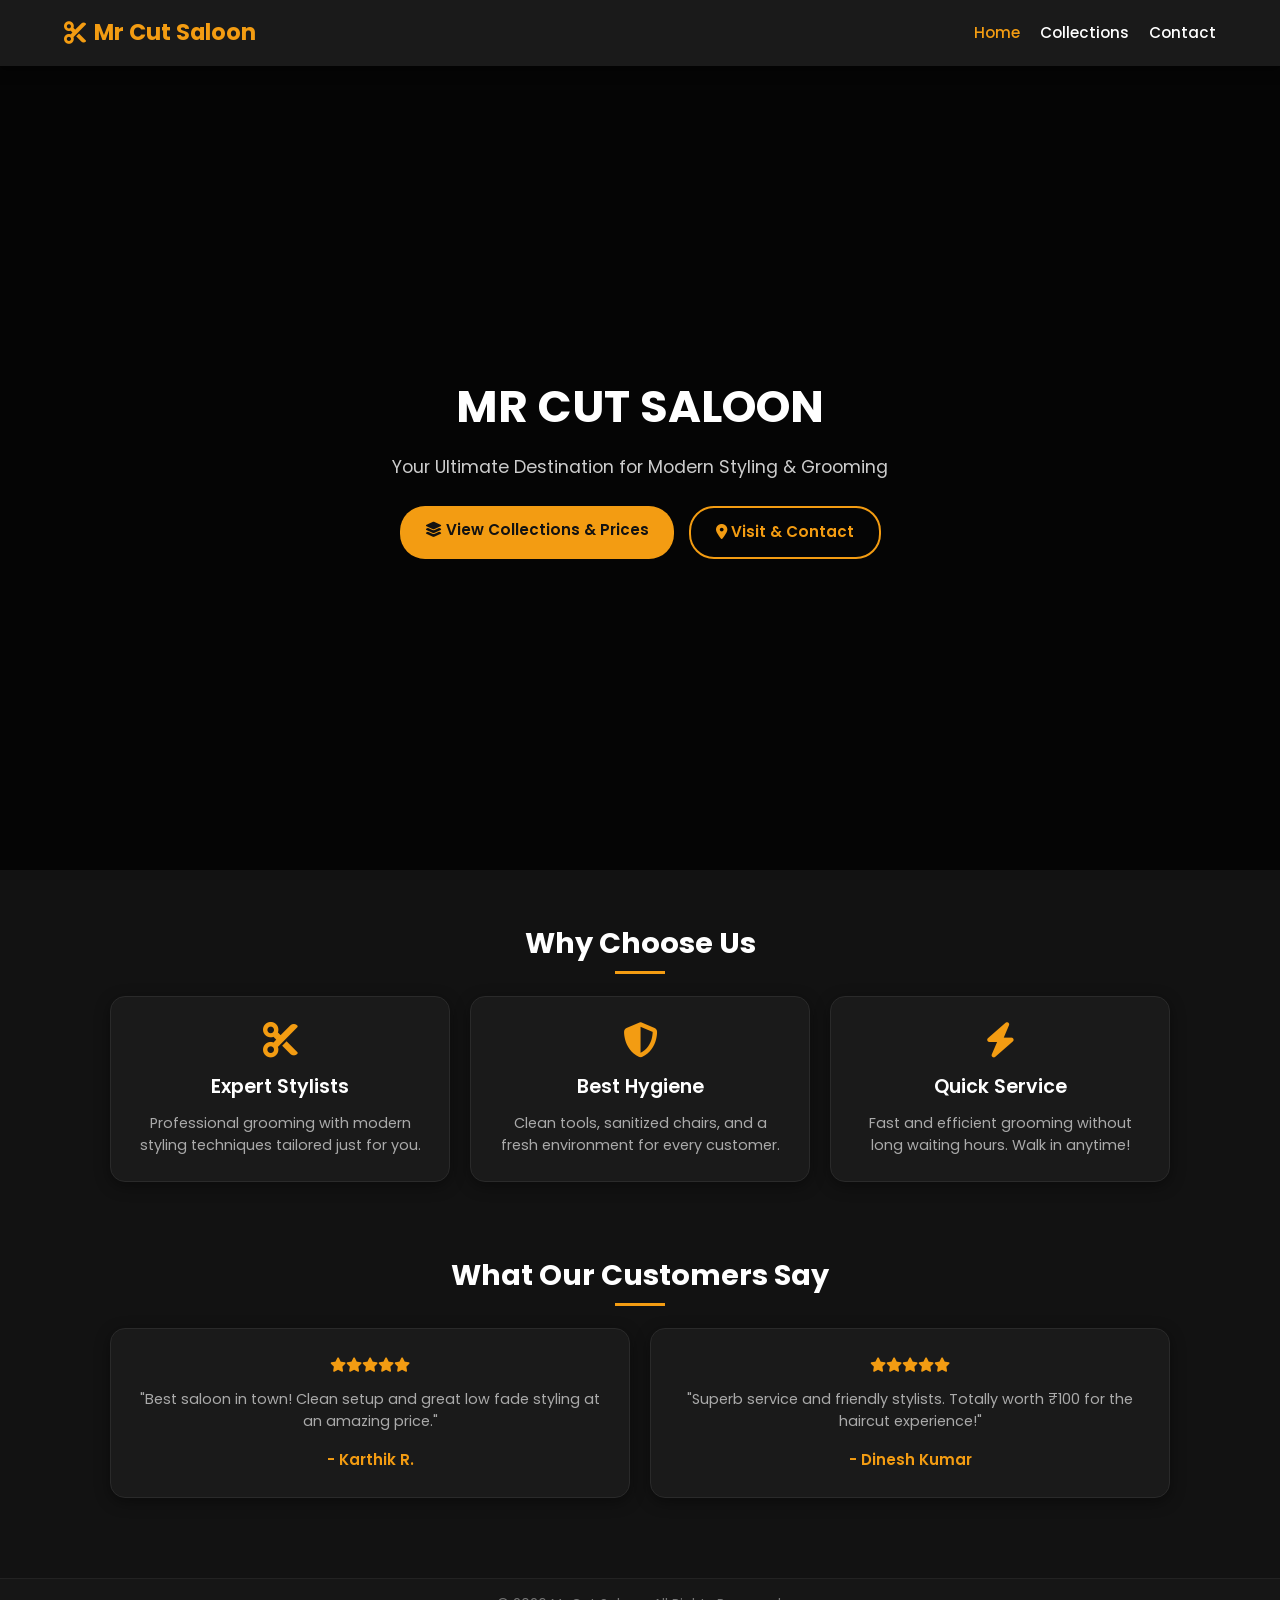
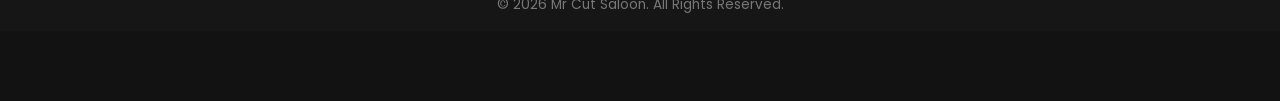
<file: index.html>
<!DOCTYPE html>
<html lang="en">
<head>
    <meta charset="UTF-8">
    <meta name="viewport" content="width=device-width, initial-scale=1.0">
    <title>Mr Cut Saloon - Home</title>
    <link href="https://fonts.googleapis.com/css2?family=Poppins:wght@300;400;500;600;700&display=swap" rel="stylesheet">
    <link rel="stylesheet" href="https://cdnjs.cloudflare.com/ajax/libs/font-awesome/6.4.0/css/all.min.css">
    <link rel="stylesheet" href="style.css">
</head>
<body>

    <header>
        <div class="logo"><i class="fa-solid fa-scissors"></i> Mr Cut Saloon</div>
        <nav class="nav-links">
            <a href="index.html" class="active">Home</a>
            <a href="collections.html">Collections</a>
            <a href="contact.html">Contact</a>
        </nav>
    </header>

    <section class="hero">
        <div class="hero-content">
            <h1>Mr Cut Saloon</h1>
            <p>Your Ultimate Destination for Modern Styling & Grooming</p>
            <div class="hero-btns">
                <a href="collections.html" class="btn primary-btn"><i class="fa-solid fa-layer-group"></i> View Collections & Prices</a>
                <a href="contact.html" class="btn secondary-btn"><i class="fa-solid fa-location-dot"></i> Visit & Contact</a>
            </div>
        </div>
    </section>

    <!-- 1. Why Choose Us Section -->
    <section class="container" style="padding-top: 50px;">
        <h2 class="section-title">Why Choose Us</h2>
        <div class="features-grid">
            <div class="feature-card">
                <i class="fa-solid fa-scissors"></i>
                <h3>Expert Stylists</h3>
                <p>Professional grooming with modern styling techniques tailored just for you.</p>
            </div>
            <div class="feature-card">
                <i class="fa-solid fa-shield-halved"></i>
                <h3>Best Hygiene</h3>
                <p>Clean tools, sanitized chairs, and a fresh environment for every customer.</p>
            </div>
            <div class="feature-card">
                <i class="fa-solid fa-bolt"></i>
                <h3>Quick Service</h3>
                <p>Fast and efficient grooming without long waiting hours. Walk in anytime!</p>
            </div>
        </div>
    </section>

    <!-- 3. Customer Reviews Section -->
    <section class="container" style="padding-top: 30px; margin-bottom: 40px;">
        <h2 class="section-title">What Our Customers Say</h2>
        <div class="reviews-grid">
            <div class="review-card">
                <div class="stars">
                    <i class="fa-solid fa-star"></i><i class="fa-solid fa-star"></i><i class="fa-solid fa-star"></i><i class="fa-solid fa-star"></i><i class="fa-solid fa-star"></i>
                </div>
                <p>"Best saloon in town! Clean setup and great low fade styling at an amazing price."</p>
                <h4>- Karthik R.</h4>
            </div>
            <div class="review-card">
                <div class="stars">
                    <i class="fa-solid fa-star"></i><i class="fa-solid fa-star"></i><i class="fa-solid fa-star"></i><i class="fa-solid fa-star"></i><i class="fa-solid fa-star"></i>
                </div>
                <p>"Superb service and friendly stylists. Totally worth ₹100 for the haircut experience!"</p>
                <h4>- Dinesh Kumar</h4>
            </div>
        </div>
    </section>

    <div class="mobile-sticky-bar">
        <a href="tel:6374950445" class="call-btn"><i class="fa-solid fa-phone"></i> Call</a>
        <a href="collections.html" class="col-btn"><i class="fa-solid fa-layer-group"></i> Collections</a>
        <a href="contact.html" class="map-btn"><i class="fa-solid fa-location-dot"></i> Contact</a>
    </div>

    <footer>
        <p>&copy; 2026 Mr Cut Saloon. All Rights Reserved.</p>
    </footer>

    <script src="script.js"></script>
</body>
</html>
</file>
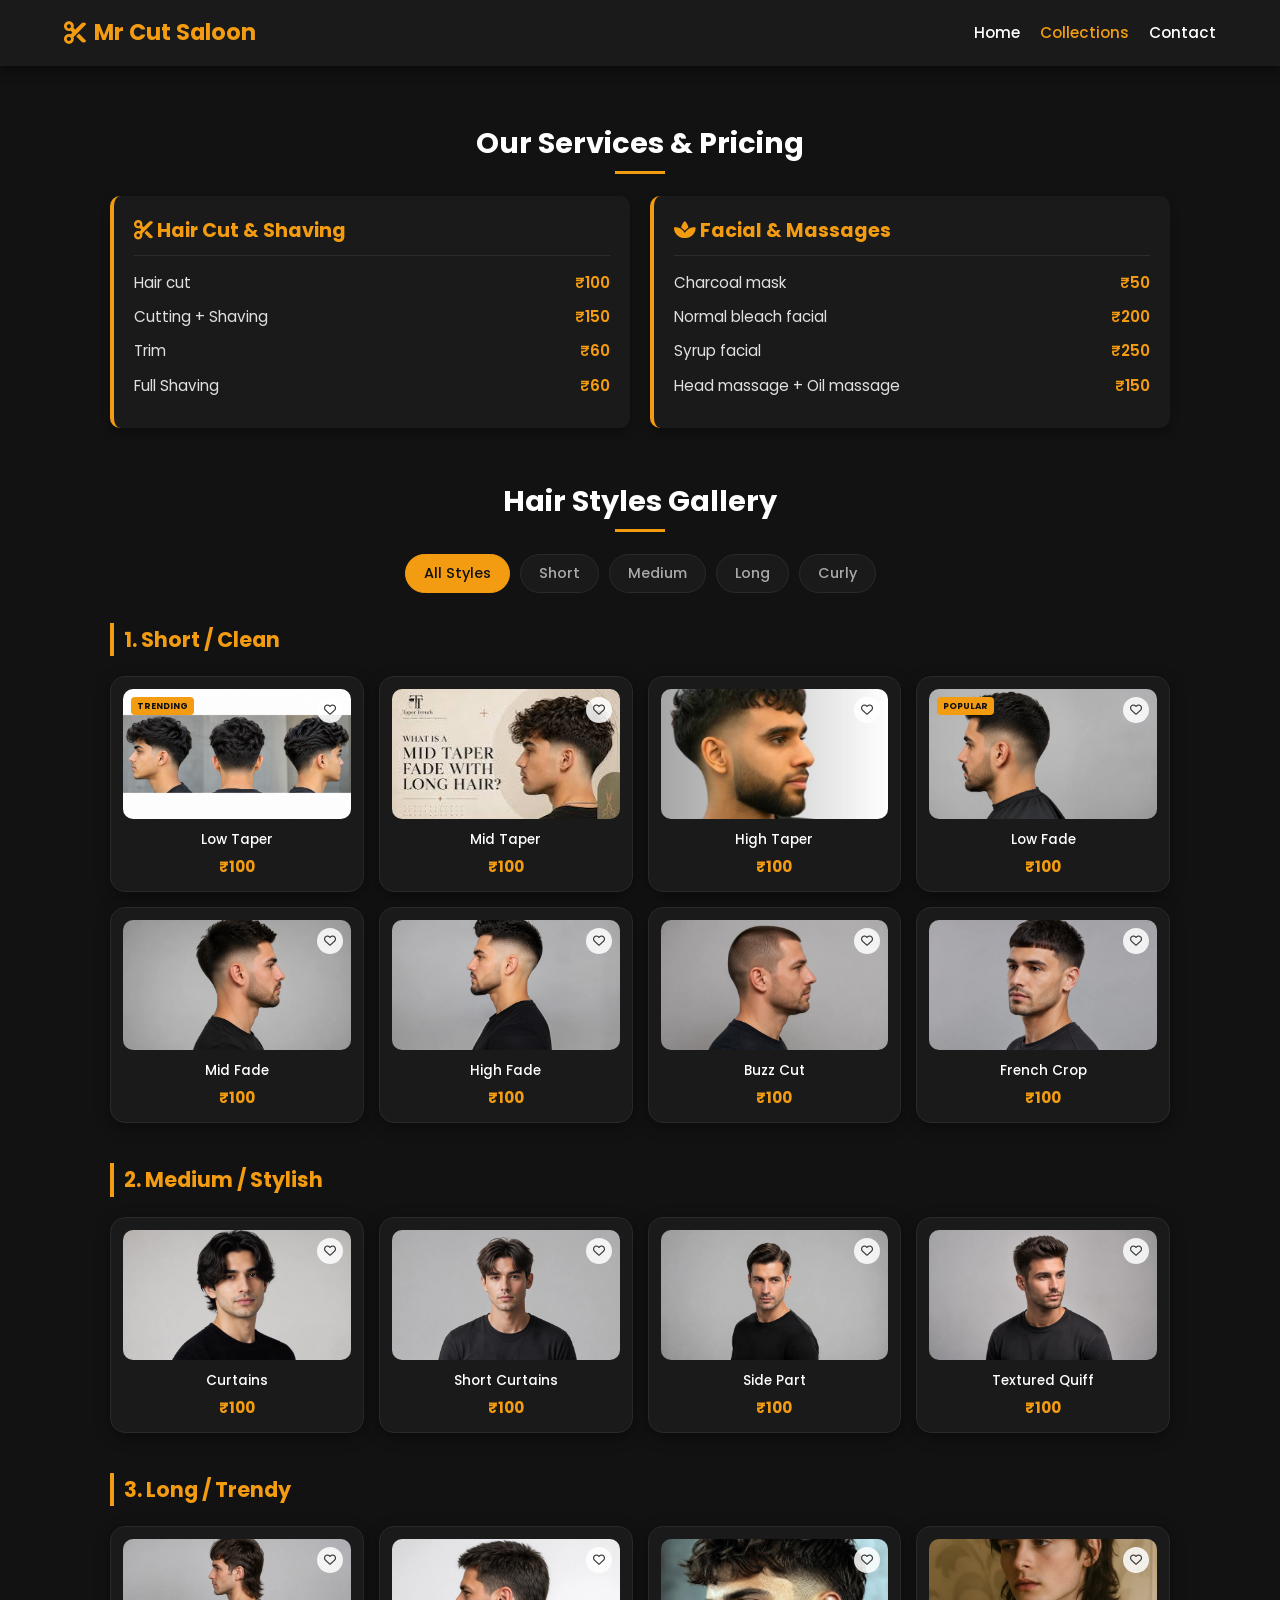
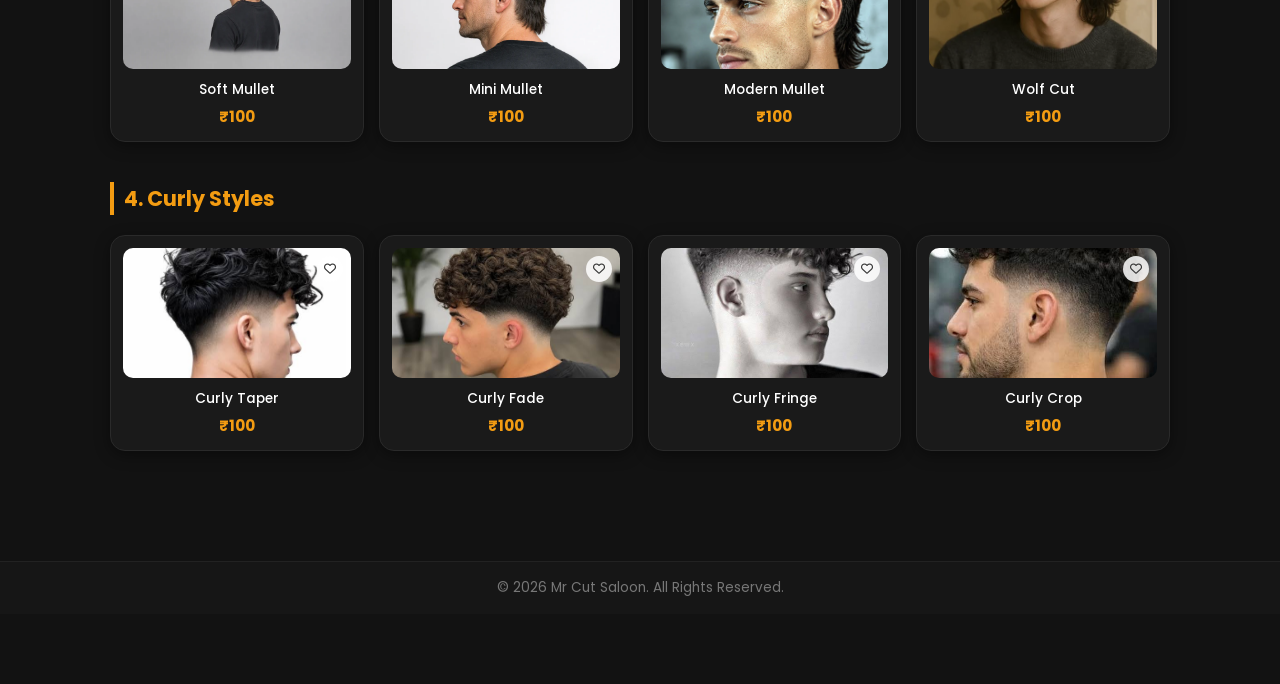
<file: collections.html>
<!DOCTYPE html>
<html lang="en">
<head>
    <meta charset="UTF-8">
    <meta name="viewport" content="width=device-width, initial-scale=1.0">
    <title>Mr Cut Saloon - Collections & Pricing</title>
    <link href="https://fonts.googleapis.com/css2?family=Poppins:wght@300;400;500;600;700&display=swap" rel="stylesheet">
    <link rel="stylesheet" href="https://cdnjs.cloudflare.com/ajax/libs/font-awesome/6.4.0/css/all.min.css">
    <link rel="stylesheet" href="style.css">
</head>
<body>

    <header>
        <div class="logo"><i class="fa-solid fa-scissors"></i> Mr Cut Saloon</div>
        <nav class="nav-links">
            <a href="index.html">Home</a>
            <a href="collections.html" class="active">Collections</a>
            <a href="contact.html">Contact</a>
        </nav>
    </header>

    <div class="container" style="margin-top: 80px;">
        <h2 class="section-title">Our Services & Pricing</h2>

        <!-- Services & Facials Pricing -->
        <div class="price-grid">
            <div class="price-card" style="padding: 20px;">
                <h3><i class="fa-solid fa-scissors"></i> Hair Cut & Shaving</h3>
                <div class="price-item"><span>Hair cut</span><span>₹100</span></div>
                <div class="price-item"><span>Cutting + Shaving</span><span>₹150</span></div>
                <div class="price-item"><span>Trim</span><span>₹60</span></div>
                <div class="price-item"><span>Full Shaving</span><span>₹60</span></div>
            </div>

            <div class="price-card" style="padding: 20px;">
                <h3><i class="fa-solid fa-spa"></i> Facial & Massages</h3>
                <div class="price-item"><span>Charcoal mask</span><span>₹50</span></div>
                <div class="price-item"><span>Normal bleach facial</span><span>₹200</span></div>
                <div class="price-item"><span>Syrup facial</span><span>₹250</span></div>
                <div class="price-item"><span>Head massage + Oil massage</span><span>₹150</span></div>
            </div>
        </div>

        <h2 class="section-title" style="margin-top: 50px;">Hair Styles Gallery</h2>

        <!-- Category Filter Buttons (Quick Filter Tabs) -->
        <div class="filter-tabs">
            <button class="tab-btn active" data-filter="all">All Styles</button>
            <button class="tab-btn" data-filter="short">Short</button>
            <button class="tab-btn" data-filter="medium">Medium</button>
            <button class="tab-btn" data-filter="long">Long</button>
            <button class="tab-btn" data-filter="curly">Curly</button>
        </div>

        <!-- 1. Short / Clean -->
        <div class="category-container" data-category="short">
            <h3>1. Short / Clean</h3>
            <div class="styles-grid">
                <div class="style-card">
                    <div class="img-wrapper">
                        <span class="badge">Trending</span>
                        <img src="images/1.png" alt="Low Taper">
                        <span class="heart-icon"><i class="fa-regular fa-heart"></i></span>
                    </div>
                    <div class="card-details">
                        <h4>Low Taper</h4>
                        <div class="card-price">₹100</div>
                    </div>
                </div>
                <div class="style-card">
                    <div class="img-wrapper">
                        <img src="images/2.jpg" alt="Mid Taper">
                        <span class="heart-icon"><i class="fa-regular fa-heart"></i></span>
                    </div>
                    <div class="card-details">
                        <h4>Mid Taper</h4>
                        <div class="card-price">₹100</div>
                    </div>
                </div>
                <div class="style-card">
                    <div class="img-wrapper">
                        <img src="images/3.jpg" alt="High Taper">
                        <span class="heart-icon"><i class="fa-regular fa-heart"></i></span>
                    </div>
                    <div class="card-details">
                        <h4>High Taper</h4>
                        <div class="card-price">₹100</div>
                    </div>
                </div>
                <div class="style-card">
                    <div class="img-wrapper">
                        <span class="badge">Popular</span>
                        <img src="images/4.webp" alt="Low Fade">
                        <span class="heart-icon"><i class="fa-regular fa-heart"></i></span>
                    </div>
                    <div class="card-details">
                        <h4>Low Fade</h4>
                        <div class="card-price">₹100</div>
                    </div>
                </div>
                <div class="style-card">
                    <div class="img-wrapper">
                        <img src="images/5.webp" alt="Mid Fade">
                        <span class="heart-icon"><i class="fa-regular fa-heart"></i></span>
                    </div>
                    <div class="card-details">
                        <h4>Mid Fade</h4>
                        <div class="card-price">₹100</div>
                    </div>
                </div>
                <div class="style-card">
                    <div class="img-wrapper">
                        <img src="images/6.webp" alt="High Fade">
                        <span class="heart-icon"><i class="fa-regular fa-heart"></i></span>
                    </div>
                    <div class="card-details">
                        <h4>High Fade</h4>
                        <div class="card-price">₹100</div>
                    </div>
                </div>
                <div class="style-card">
                    <div class="img-wrapper">
                        <img src="images/7.webp" alt="Buzz Cut">
                        <span class="heart-icon"><i class="fa-regular fa-heart"></i></span>
                    </div>
                    <div class="card-details">
                        <h4>Buzz Cut</h4>
                        <div class="card-price">₹100</div>
                    </div>
                </div>
                <div class="style-card">
                    <div class="img-wrapper">
                        <img src="images/8.webp" alt="French Crop">
                        <span class="heart-icon"><i class="fa-regular fa-heart"></i></span>
                    </div>
                    <div class="card-details">
                        <h4>French Crop</h4>
                        <div class="card-price">₹100</div>
                    </div>
                </div>
            </div>
        </div>

        <!-- 2. Medium / Stylish -->
        <div class="category-container" data-category="medium">
            <h3>2. Medium / Stylish</h3>
            <div class="styles-grid">
                <div class="style-card">
                    <div class="img-wrapper">
                        <img src="images/9.webp" alt="Curtains">
                        <span class="heart-icon"><i class="fa-regular fa-heart"></i></span>
                    </div>
                    <div class="card-details">
                        <h4>Curtains</h4>
                        <div class="card-price">₹100</div>
                    </div>
                </div>
                <div class="style-card">
                    <div class="img-wrapper">
                        <img src="images/10.webp" alt="Short Curtains">
                        <span class="heart-icon"><i class="fa-regular fa-heart"></i></span>
                    </div>
                    <div class="card-details">
                        <h4>Short Curtains</h4>
                        <div class="card-price">₹100</div>
                    </div>
                </div>
                <div class="style-card">
                    <div class="img-wrapper">
                        <img src="images/11.webp" alt="Side Part">
                        <span class="heart-icon"><i class="fa-regular fa-heart"></i></span>
                    </div>
                    <div class="card-details">
                        <h4>Side Part</h4>
                        <div class="card-price">₹100</div>
                    </div>
                </div>
                <div class="style-card">
                    <div class="img-wrapper">
                        <img src="images/12.webp" alt="Textured Quiff">
                        <span class="heart-icon"><i class="fa-regular fa-heart"></i></span>
                    </div>
                    <div class="card-details">
                        <h4>Textured Quiff</h4>
                        <div class="card-price">₹100</div>
                    </div>
                </div>
            </div>
        </div>

        <!-- 3. Long / Trendy -->
        <div class="category-container" data-category="long">
            <h3>3. Long / Trendy</h3>
            <div class="styles-grid">
                <div class="style-card">
                    <div class="img-wrapper">
                        <img src="images/13.webp" alt="Soft Mullet">
                        <span class="heart-icon"><i class="fa-regular fa-heart"></i></span>
                    </div>
                    <div class="card-details">
                        <h4>Soft Mullet</h4>
                        <div class="card-price">₹100</div>
                    </div>
                </div>
                <div class="style-card">
                    <div class="img-wrapper">
                        <img src="images/14.webp" alt="Mini Mullet">
                        <span class="heart-icon"><i class="fa-regular fa-heart"></i></span>
                    </div>
                    <div class="card-details">
                        <h4>Mini Mullet</h4>
                        <div class="card-price">₹100</div>
                    </div>
                </div>
                <div class="style-card">
                    <div class="img-wrapper">
                        <img src="images/15.webp" alt="Modern Mullet"> 
                        <span class="heart-icon"><i class="fa-regular fa-heart"></i></span>
                    </div>
                    <div class="card-details">
                        <h4>Modern Mullet</h4>
                        <div class="card-price">₹100</div>
                    </div>
                </div>
                <div class="style-card">
                    <div class="img-wrapper">
                        <img src="images/16.webp" alt="Wolf Cut">
                        <span class="heart-icon"><i class="fa-regular fa-heart"></i></span>
                    </div>
                    <div class="card-details">
                        <h4>Wolf Cut</h4>
                        <div class="card-price">₹100</div>
                    </div>
                </div>
            </div>
        </div>

        <!-- 4. Curly Styles -->
        <div class="category-container" data-category="curly">
            <h3>4. Curly Styles</h3>
            <div class="styles-grid">
                <div class="style-card">
                    <div class="img-wrapper">
                        <img src="images/17.jpg" alt="Curly Taper">
                        <span class="heart-icon"><i class="fa-regular fa-heart"></i></span>
                    </div>
                    <div class="card-details">
                        <h4>Curly Taper</h4>
                        <div class="card-price">₹100</div>
                    </div>
                </div>
                <div class="style-card">
                    <div class="img-wrapper">
                        <img src="images/18.jpg" alt="Curly Fade">
                        <span class="heart-icon"><i class="fa-regular fa-heart"></i></span>
                    </div>
                    <div class="card-details">
                        <h4>Curly Fade</h4>
                        <div class="card-price">₹100</div>
                    </div>
                </div>
                <div class="style-card">
                    <div class="img-wrapper">
                        <img src="images/19.jpg" alt="Curly Fringe">
                        <span class="heart-icon"><i class="fa-regular fa-heart"></i></span>
                    </div>
                    <div class="card-details">
                        <h4>Curly Fringe</h4>
                        <div class="card-price">₹100</div>
                    </div>
                </div>
                <div class="style-card">
                    <div class="img-wrapper">
                        <img src="images/20.jpg" alt="Curly Crop">
                        <span class="heart-icon"><i class="fa-regular fa-heart"></i></span>
                    </div>
                    <div class="card-details">
                        <h4>Curly Crop</h4>
                        <div class="card-price">₹100</div>
                    </div>
                </div>
            </div>
        </div>

    </div>

    <div class="mobile-sticky-bar">
        <a href="tel:6374950445" class="call-btn"><i class="fa-solid fa-phone"></i> Call</a>
        <a href="index.html" class="col-btn"><i class="fa-solid fa-house"></i> Home</a>
        <a href="contact.html" class="map-btn"><i class="fa-solid fa-location-dot"></i> Contact</a>
    </div>

    <footer>
        <p>&copy; 2026 Mr Cut Saloon. All Rights Reserved.</p>
    </footer>

    <script src="script.js"></script>
</body>
</html>
</file>
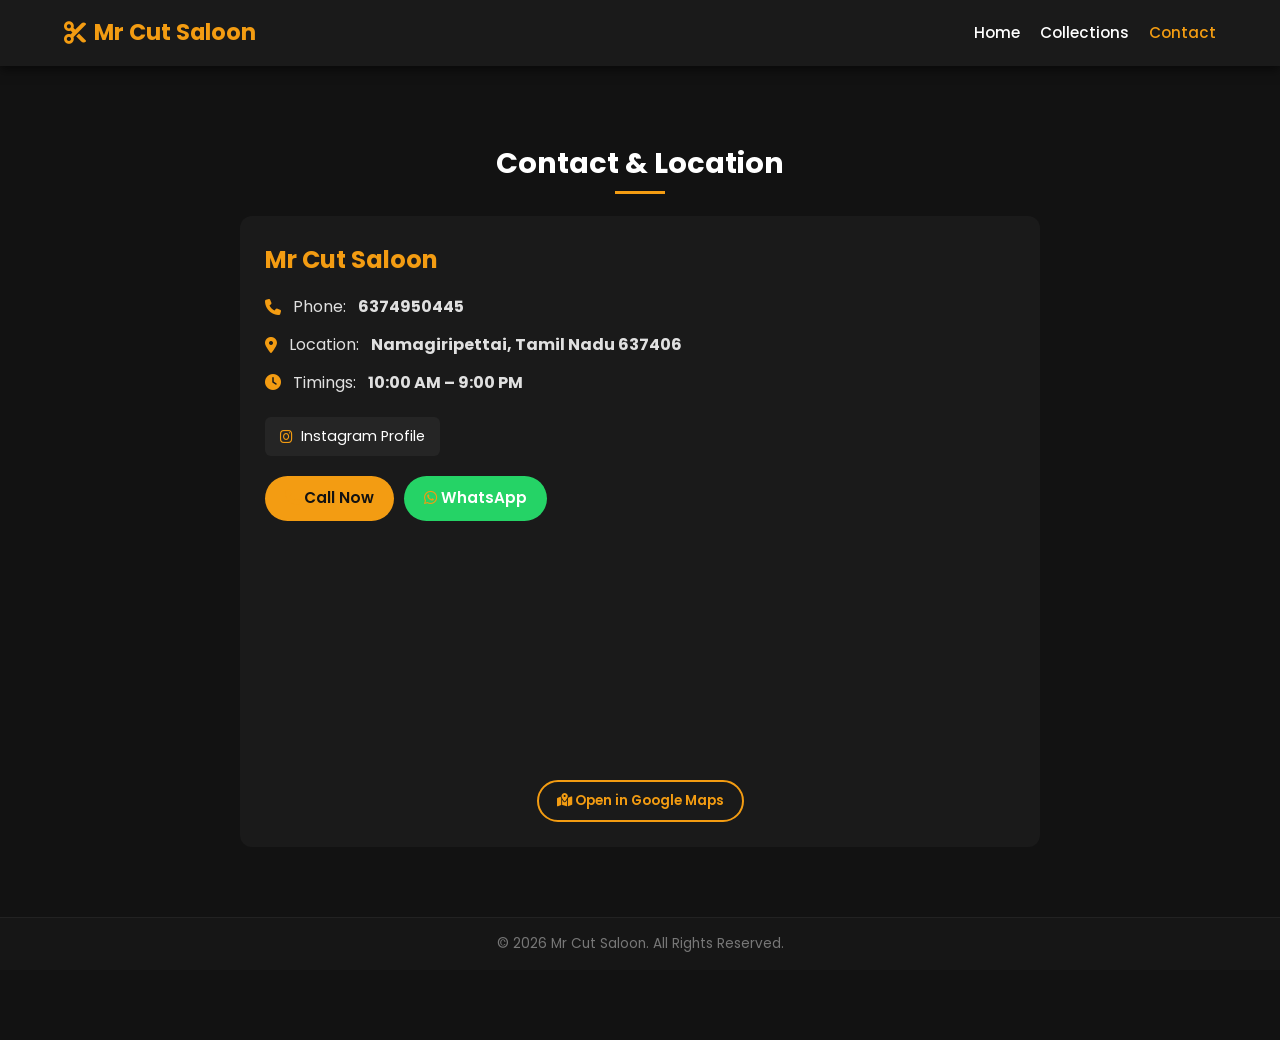
<file: contact.html>
<!DOCTYPE html>
<html lang="en">
<head>
    <meta charset="UTF-8">
    <meta name="viewport" content="width=device-width, initial-scale=1.0">
    <title>Mr Cut Saloon - Contact & Location</title>
    <link href="https://fonts.googleapis.com/css2?family=Poppins:wght@300;400;500;600;700&display=swap" rel="stylesheet">
    <link rel="stylesheet" href="https://cdnjs.cloudflare.com/ajax/libs/font-awesome/6.4.0/css/all.min.css">
    <link rel="stylesheet" href="style.css">
</head>
<body>

    <header>
        <div class="logo"><i class="fa-solid fa-scissors"></i> Mr Cut Saloon</div>
        <nav class="nav-links">
            <a href="index.html">Home</a>
            <a href="collections.html">Collections</a>
            <a href="contact.html" class="active">Contact</a>
        </nav>
    </header>

    <div class="container" style="margin-top: 100px;">
        <h2 class="section-title">Contact & Location</h2>
        
        <div class="info-map-container" style="max-width: 800px; margin: auto;">
            <div class="info-details">
                <h3>Mr Cut Saloon</h3>
                <p><i class="fa-solid fa-phone"></i> Phone: <strong>6374950445</strong></p>
                <p><i class="fa-solid fa-location-dot"></i> Location: <strong>Namagiripettai, Tamil Nadu 637406</strong></p>
                <p><i class="fa-solid fa-clock"></i> Timings: <strong>10:00 AM – 9:00 PM</strong></p>
                <div class="social-links">
                    <a href="https://www.instagram.com/hyy__kavas__official?stkn=MXh6ejQ1d2o2YjVxcw==" target="_blank"><i class="fa-brands fa-instagram"></i> Instagram Profile</a>
                </div>
                <div style="margin-top: 20px; display: flex; gap: 10px; flex-wrap: wrap;">
                    <a href="tel:6374950445" class="btn primary-btn" style="padding: 10px 20px;"><i class="fa-solid fa-phone"></i> Call Now</a>
                    <a href="https://wa.me/916374950445?text=Hi%20Mr%20Cut%20Saloon" target="_blank" class="btn" style="background-color: #25d366; color: #fff; padding: 10px 20px;"><i class="fa-brands fa-whatsapp"></i> WhatsApp</a>
                </div>
            </div>
            <div class="map-box" style="margin-top: 20px;">
                <iframe src="https://www.google.com/maps/embed?pb=!1m23!1m12!1m3!1d15641.00522579683!2d78.25384724864627!3d11.461778119706!2m3!1f0!2f0!3f0!3m2!1i1024!2i768!4f13.1!4m8!3e0!4m0!4m5!1s0x3babc03a4e045f8f%3A0x10100878b00b29e4!2sNamagiripet%20Rd%2C%20Namagiripettai%2C%20Seerapalli%2C%20Tamil%20Nadu%20637406!3m2!1d11.4537252!2d78.2614874!5e0!3m2!1sen!2sin!4v1790326070967!5m2!1sen!2sin" width="100%" height="220" style="border:0; border-radius: 8px;" allowfullscreen="" loading="lazy" referrerpolicy="strict-origin-when-cross-origin"></iframe>
                
                <!-- Open in Google Maps Button -->
                <div style="text-align: center; margin-top: 12px;">
                    <a href="https://maps.app.goo.gl/TwkNS7SqVixXienr8" target="_blank" class="btn secondary-btn" style="padding: 8px 18px; font-size: 0.85rem;"><i class="fa-solid fa-map-location-dot"></i> Open in Google Maps</a>
                </div>
            </div>
        </div>
    </div>

    <div class="mobile-sticky-bar">
        <a href="tel:6374950445" class="call-btn"><i class="fa-solid fa-phone"></i> Call</a>
        <a href="index.html" class="col-btn"><i class="fa-solid fa-house"></i> Home</a>
        <a href="collections.html" class="map-btn"><i class="fa-solid fa-layer-group"></i> Collections</a>
    </div>

    <footer>
        <p>&copy; 2026 Mr Cut Saloon. All Rights Reserved.</p>
    </footer>

    <script src="script.js"></script>
</body>
</html>
</file>
<file: style.css>
* {
    margin: 0;
    padding: 0;
    box-sizing: border-box;
    font-family: 'Poppins', sans-serif;
    scroll-behavior: smooth;
}

body {
    background-color: #121212;
    color: #e0e0e0;
    line-height: 1.6;
    padding-bottom: 70px;
}

header {
    background-color: #1a1a1a;
    position: fixed;
    top: 0;
    left: 0;
    width: 100%;
    z-index: 1000;
    box-shadow: 0 4px 10px rgba(0,0,0,0.5);
    display: flex;
    justify-content: space-between;
    align-items: center;
    padding: 15px 5%;
}

.logo {
    font-size: 1.4rem;
    font-weight: 700;
    color: #f39c12;
    display: flex;
    align-items: center;
    gap: 8px;
}

.nav-links {
    list-style: none;
    display: flex;
    gap: 20px;
}

.nav-links a {
    text-decoration: none;
    color: #fff;
    font-weight: 500;
    font-size: 0.95rem;
    transition: color 0.3s;
}

.nav-links a:hover, .nav-links a.active {
    color: #f39c12;
}

.hero {
    height: 90vh;
    background: linear-gradient(rgba(0,0,0,0.75), rgba(0,0,0,0.75)), url('https://images.unsplash.com/photo-1503951914875-452162b0f3f1?auto=format&fit=crop&w=1350&q=80') no-repeat center center/cover;
    display: flex;
    justify-content: center;
    align-items: center;
    text-align: center;
    padding: 0 20px;
    margin-top: 60px;
}

.hero h1 {
    font-size: 2.8rem;
    color: #fff;
    margin-bottom: 10px;
    text-transform: uppercase;
}

.hero p {
    font-size: 1.1rem;
    color: #ccc;
    margin-bottom: 25px;
}

.hero-btns {
    display: flex;
    gap: 15px;
    justify-content: center;
    flex-wrap: wrap;
}

.btn {
    padding: 12px 25px;
    border-radius: 25px;
    text-decoration: none;
    font-weight: 600;
    font-size: 0.95rem;
    display: inline-block;
    transition: transform 0.2s;
}

.primary-btn {
    background-color: #f39c12;
    color: #121212;
}

.secondary-btn {
    background-color: transparent;
    border: 2px solid #f39c12;
    color: #f39c12;
}

.btn:hover {
    transform: scale(1.05);
}

.container {
    max-width: 1100px;
    margin: auto;
    padding: 40px 20px;
}

.section-title {
    text-align: center;
    font-size: 1.8rem;
    margin-bottom: 30px;
    color: #fff;
    position: relative;
}

.section-title::after {
    content: '';
    width: 50px;
    height: 3px;
    background-color: #f39c12;
    position: absolute;
    bottom: -8px;
    left: 50%;
    transform: translateX(-50%);
}

.price-grid {
    display: grid;
    grid-template-columns: repeat(auto-fit, minmax(280px, 1fr));
    gap: 20px;
    margin-bottom: 30px;
}

.price-card {
    background-color: #1a1a1a;
    padding: 20px;
    border-radius: 10px;
    border-left: 4px solid #f39c12;
    box-shadow: 0 4px 10px rgba(0,0,0,0.3);
}

.price-card h3 {
    font-size: 1.2rem;
    margin-bottom: 15px;
    color: #f39c12;
    border-bottom: 1px solid #2c2c2c;
    padding-bottom: 8px;
}

.price-item {
    display: flex;
    justify-content: space-between;
    margin-bottom: 10px;
    font-size: 0.95rem;
}

.price-item span:last-child {
    color: #f39c12;
    font-weight: 600;
}

.category-container {
    margin-bottom: 40px;
    transition: opacity 0.4s ease, transform 0.4s ease;
}

.category-container h3 {
    font-size: 1.3rem;
    color: #f39c12;
    margin-bottom: 20px;
    border-left: 4px solid #f39c12;
    padding-left: 10px;
}

/* Filter Tabs Styling */
.filter-tabs {
    display: flex;
    justify-content: center;
    gap: 10px;
    margin-bottom: 30px;
    flex-wrap: wrap;
}

.tab-btn {
    background-color: #1a1a1a;
    color: #aaa;
    border: 1px solid #2a2a2a;
    padding: 8px 18px;
    border-radius: 20px;
    font-size: 0.9rem;
    font-weight: 500;
    cursor: pointer;
    transition: all 0.3s ease;
}

.tab-btn:hover, .tab-btn.active {
    background-color: #f39c12;
    color: #121212;
    border-color: #f39c12;
}

/* Trending / Popular Badge */
.badge {
    position: absolute;
    top: 8px;
    left: 8px;
    background-color: #f39c12;
    color: #121212;
    font-size: 0.55rem;
    font-weight: 700;
    padding: 2px 6px;
    border-radius: 4px;
    z-index: 10;
    text-transform: uppercase;
}

/* E-Commerce Product Card Layout (4 columns strict grid) */
.styles-grid {
    display: grid;
    grid-template-columns: repeat(4, 1fr);
    gap: 15px;
}

/* Page Load Fade-In Animation for Cards */
@keyframes fadeInUp {
    from {
        opacity: 0;
        transform: translateY(20px);
    }
    to {
        opacity: 1;
        transform: translateY(0);
    }
}

.style-card {
    background-color: #1a1a1a;
    border-radius: 15px;
    padding: 12px;
    box-shadow: 0 4px 15px rgba(0,0,0,0.4);
    border: 1px solid #2a2a2a;
    transition: transform 0.3s ease;
    position: relative;
    animation: fadeInUp 0.6s ease forwards;
}

.style-card:hover {
    transform: translateY(-5px);
}

.img-wrapper {
    position: relative;
    width: 100%;
    height: 130px;
    border-radius: 10px;
    overflow: hidden;
}

.img-wrapper img {
    width: 100%;
    height: 100%;
    object-fit: cover;
    transition: transform 0.4s ease;
}

.style-card:hover .img-wrapper img {
    transform: scale(1.08);
}

/* Heart Pop Animation on Click */
@keyframes heartBounce {
    0% { transform: scale(1); }
    50% { transform: scale(1.3); }
    100% { transform: scale(1); }
}

.heart-icon {
    position: absolute;
    top: 8px;
    right: 8px;
    background-color: rgba(255, 255, 255, 0.85);
    color: #333;
    width: 26px;
    height: 26px;
    border-radius: 50%;
    display: flex;
    align-items: center;
    justify-content: center;
    font-size: 0.75rem;
    cursor: pointer;
    transition: background 0.2s, color 0.2s;
    z-index: 10;
}

.heart-icon:hover {
    background-color: #fff;
    color: #e74c3c;
}

.heart-icon.liked {
    animation: heartBounce 0.3s ease;
    color: #e74c3c !important;
    background-color: #fff !important;
}

.card-details {
    text-align: center;
    padding-top: 10px;
}

.style-card h4 {
    font-size: 0.85rem;
    color: #fff;
    margin-bottom: 4px;
    font-weight: 500;
    white-space: nowrap;
    overflow: hidden;
    text-overflow: ellipsis;
}

.card-price {
    font-size: 0.95rem;
    font-weight: 700;
    color: #f39c12;
}

/* Features & Reviews Grid Styling (Home Page) */
.features-grid, .reviews-grid {
    display: grid;
    grid-template-columns: repeat(auto-fit, minmax(280px, 1fr));
    gap: 20px;
    margin-top: 30px;
}

.feature-card, .review-card {
    background-color: #1a1a1a;
    padding: 25px;
    border-radius: 15px;
    text-align: center;
    border: 1px solid #2a2a2a;
    box-shadow: 0 4px 15px rgba(0,0,0,0.4);
    transition: transform 0.3s ease;
}

.feature-card:hover, .review-card:hover {
    transform: translateY(-5px);
}

.feature-card i {
    font-size: 2.2rem;
    color: #f39c12;
    margin-bottom: 15px;
}

.feature-card h3 {
    font-size: 1.2rem;
    color: #fff;
    margin-bottom: 10px;
    font-weight: 600;
}

.feature-card p, .review-card p {
    font-size: 0.9rem;
    color: #aaa;
    line-height: 1.5;
}

.review-card .stars {
    color: #f39c12;
    margin-bottom: 12px;
    font-size: 0.9rem;
}

.review-card h4 {
    margin-top: 15px;
    font-size: 0.95rem;
    color: #f39c12;
    font-weight: 600;
}

.info-map-container {
    background-color: #1a1a1a;
    padding: 25px;
    border-radius: 12px;
}

.info-details h3 {
    font-size: 1.5rem;
    color: #f39c12;
    margin-bottom: 15px;
}

.info-details p {
    margin-bottom: 12px;
    font-size: 1rem;
    display: flex;
    align-items: center;
    gap: 12px;
}

.info-details i {
    color: #f39c12;
}

.social-links a {
    display: inline-flex;
    align-items: center;
    gap: 8px;
    background-color: #252525;
    color: #fff;
    padding: 8px 15px;
    border-radius: 6px;
    text-decoration: none;
    font-size: 0.9rem;
    margin-top: 10px;
}

.map-box iframe {
    width: 100%;
    height: 220px;
    border: 0;
    border-radius: 8px;
}

.mobile-sticky-bar {
    display: none;
    position: fixed;
    bottom: 0;
    left: 0;
    width: 100%;
    background-color: #1a1a1a;
    box-shadow: 0 -4px 10px rgba(0,0,0,0.5);
    z-index: 1000;
    padding: 8px;
    justify-content: space-around;
}

.mobile-sticky-bar a {
    flex: 1;
    text-align: center;
    padding: 8px;
    color: #fff;
    text-decoration: none;
    font-weight: 600;
    font-size: 0.9rem;
    border-radius: 5px;
    display: flex;
    align-items: center;
    justify-content: center;
    gap: 6px;
}

.mobile-sticky-bar .call-btn {
    background-color: #27ae60;
}

.mobile-sticky-bar .col-btn {
    background-color: #f39c12;
    color: #121212;
}

.mobile-sticky-bar .map-btn {
    background-color: #3498db;
}

footer {
    background-color: #161616;
    text-align: center;
    padding: 15px;
    color: #777;
    font-size: 0.85rem;
    border-top: 1px solid #222;
    margin-top: 30px;
}

@media (max-width: 768px) {
    .mobile-sticky-bar {
        display: flex;
    }
    .hero h1 {
        font-size: 2rem;
    }
    /* Mobile-layum 4 columns strict-ah iruka & exact image height 75px */
    .styles-grid {
        grid-template-columns: repeat(4, 1fr);
        gap: 6px;
    }
    .style-card {
        padding: 6px;
    }
    .img-wrapper {
        height: 75px;
    }
    .heart-icon {
        width: 18px;
        height: 18px;
        font-size: 0.5rem;
        top: 4px;
        right: 4px;
    }
    .style-card h4 {
        font-size: 0.6rem;
    }
    .card-price {
        font-size: 0.75rem;
    }
}
</file>
